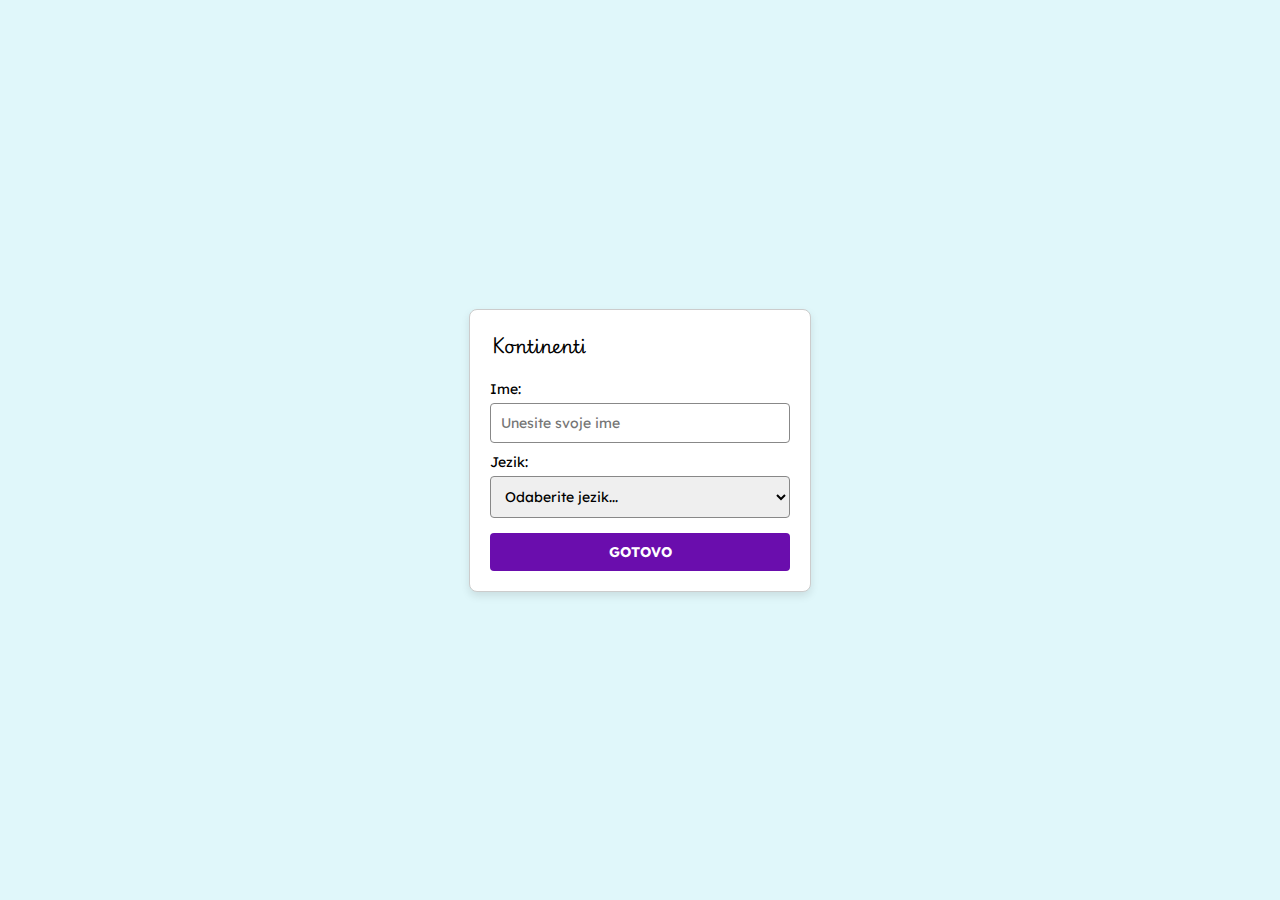
<file: index.html>
<!DOCTYPE html>
<html lang="hr">
<head>
    <meta charset="UTF-8">
    <meta name="viewport" content="width=device-width, initial-scale=1.0">
    <title>Početna Stranica</title>
    <link rel="stylesheet" href="stil.css">
	<link rel="preconnect" href="https://fonts.googleapis.com">
	<link rel="preconnect" href="https://fonts.gstatic.com" crossorigin>
	<link href="https://fonts.googleapis.com/css2?family=Lexend:wght@100..900&family=Playwrite+GB+S:ital,wght@0,100..400;1,100..400&display=swap" rel="stylesheet">
	<link rel="preconnect" href="https://fonts.googleapis.com">
	<link rel="preconnect" href="https://fonts.gstatic.com" crossorigin>
	<link href="https://fonts.googleapis.com/css2?family=Lexend:wght@100..900&family=Playwrite+GB+S:ital,wght@0,100..400;1,100..400&display=swap" rel="stylesheet">
</head>
<body>

    <form id="language-form">
        <fieldset>
            <legend>Kontinenti</legend> 
            
            <label for="ime">Ime:</label>
            <input type="text" id="ime" name="ime" placeholder="Unesite svoje ime" required>
            
            <label for="jezik">Jezik:</label>
            <select id="jezik" name="jezik" required>
                <option value="">Odaberite jezik...</option>
                <option value="hr">Hrvatski</option>
                <option value="en">Engleski</option>
                <option value="es">Španjolski</option>
            </select>
            
            <button type="button" onclick="redirect()">GOTOVO</button>
        </fieldset>
    </form>

    <script>
        function redirect() {
            const ime = document.getElementById('ime').value;
            const jezik = document.getElementById('jezik').value;

            if (ime && jezik) {
                if (jezik === 'hr') {
                    window.location.href = "hrv.html";
                } else if (jezik === 'en') {
                    window.location.href = "eng.html";
                } else if (jezik === 'es') {
                    window.location.href = "esp.html";
                }
            } else {
                alert("Molimo unesite ime i odaberite jezik.");
            }
        }
    </script>

</body>
</html>
</file>
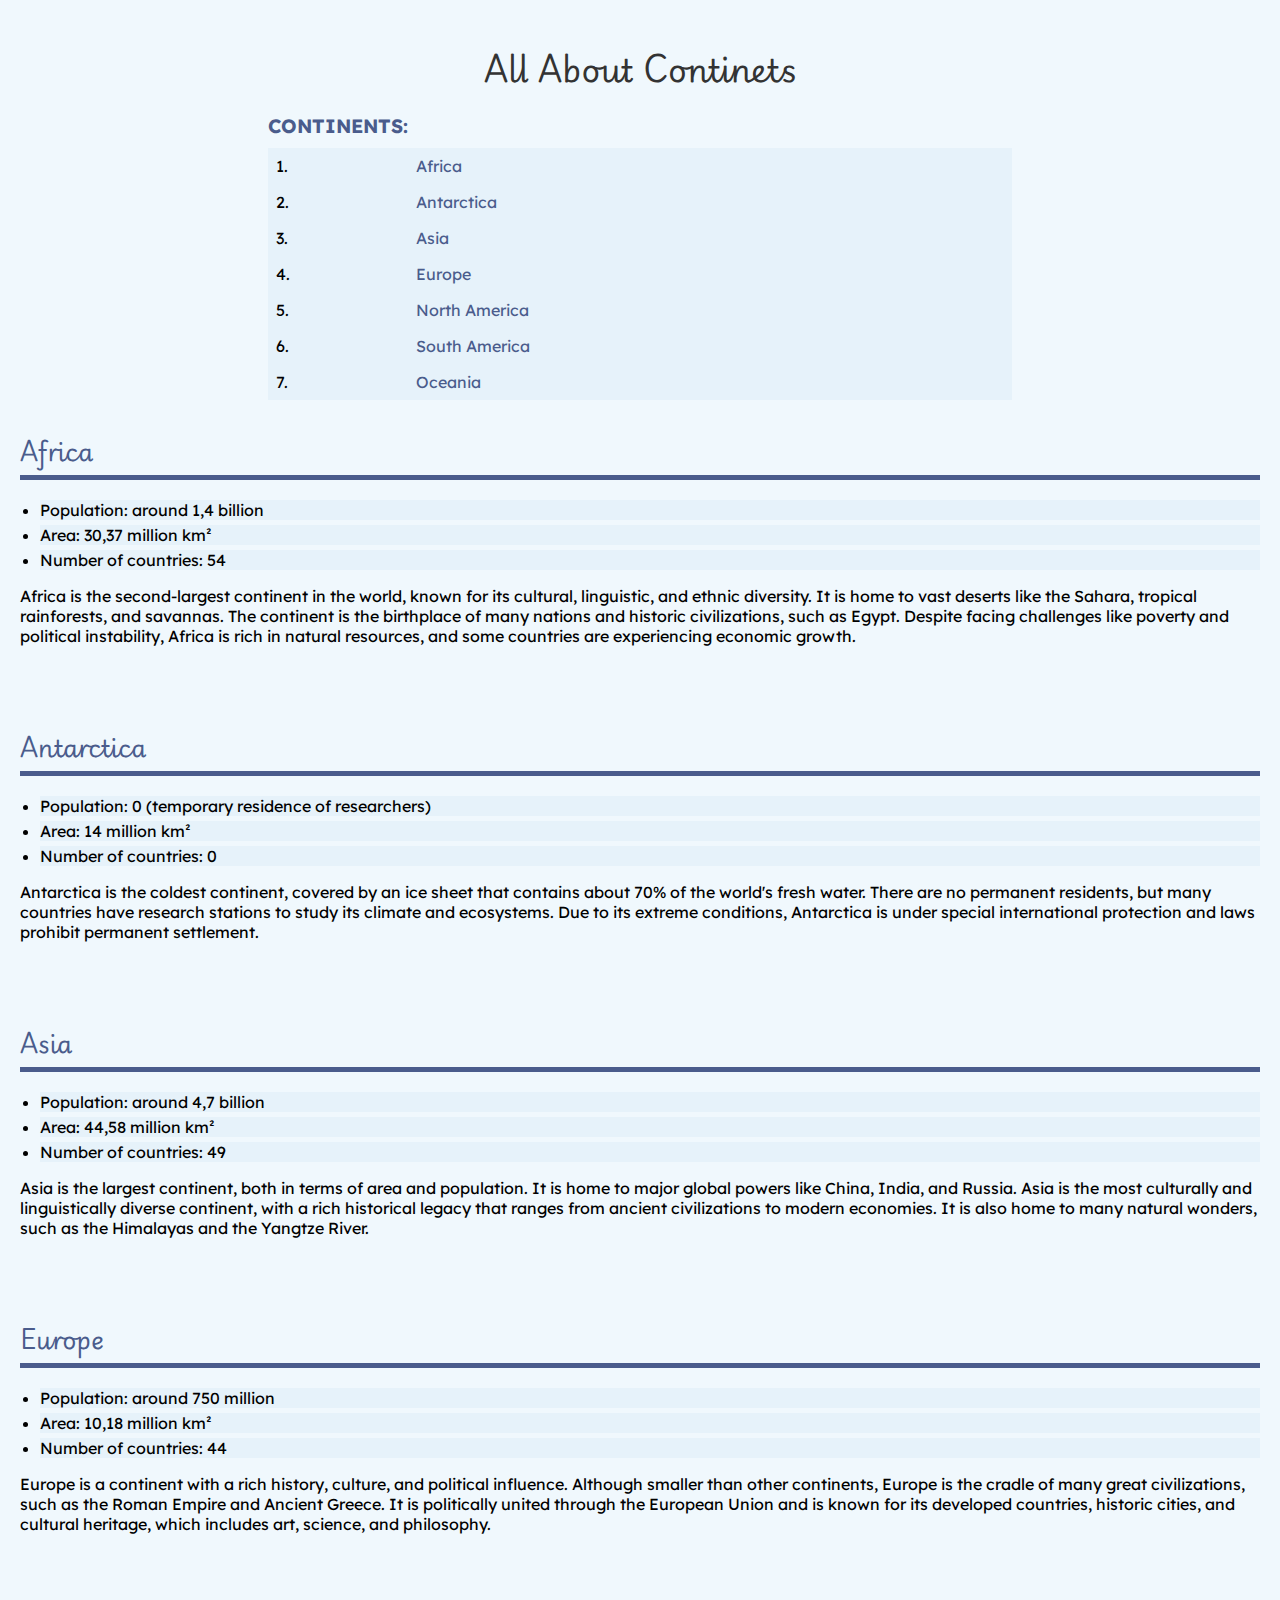
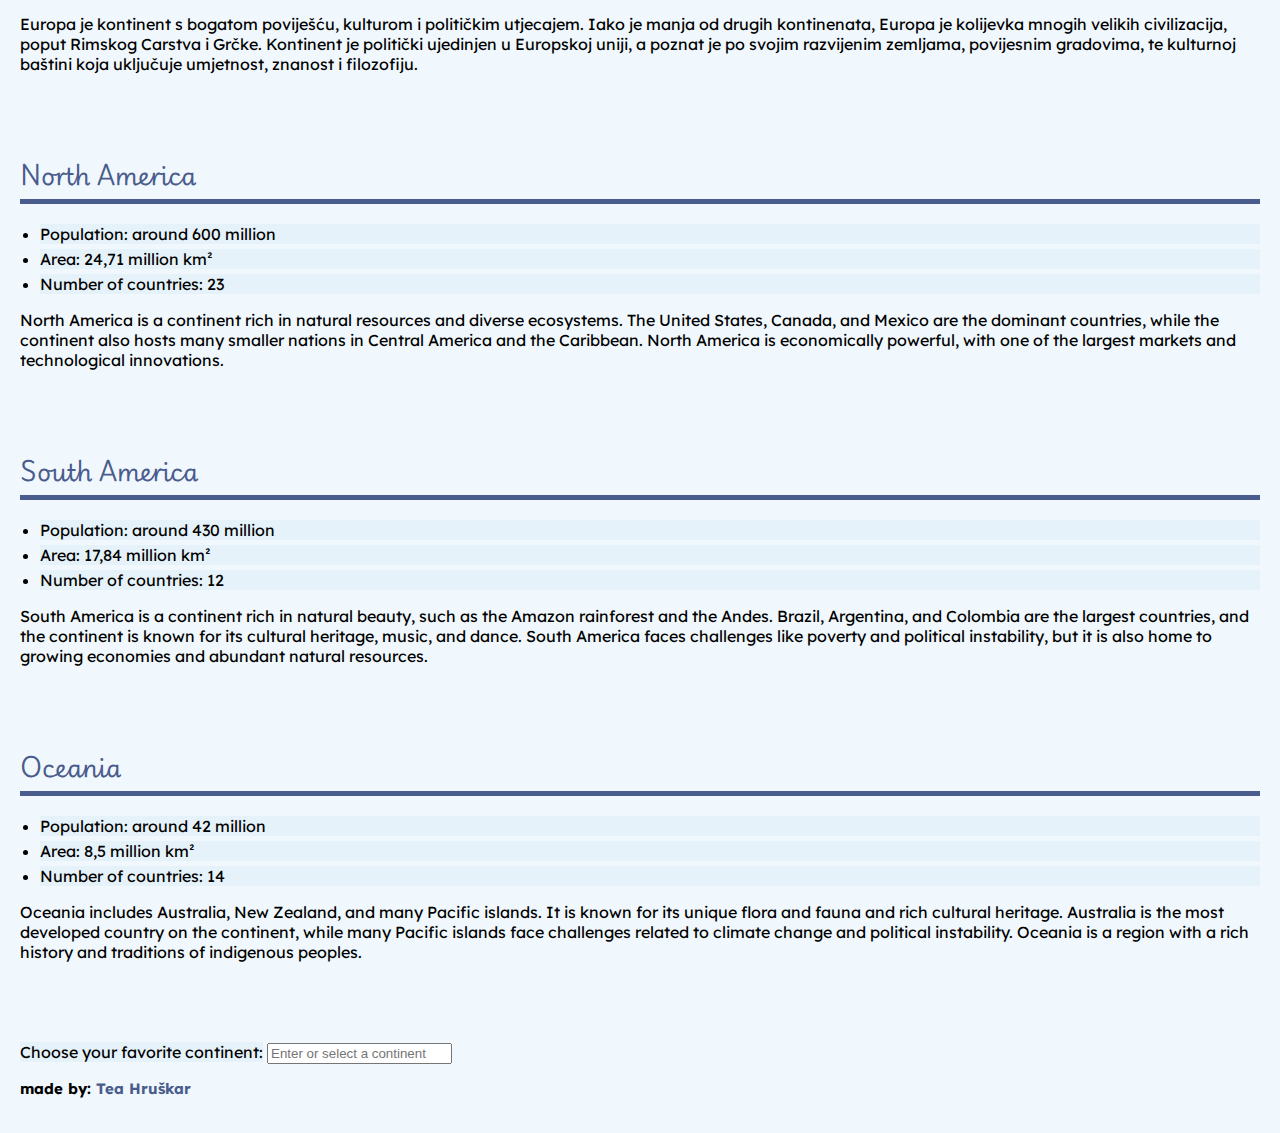
<file: eng.html>
<!DOCTYPE html>
<html lang="hr">
<head>
    <meta charset="UTF-8">
    <meta name="viewport" content="width=device-width, initial-scale=1.0">
    <title>All About Continets</title>
	<link rel="preconnect" href="https://fonts.googleapis.com">
    <link rel="preconnect" href="https://fonts.gstatic.com" crossorigin>
    <link href="https://fonts.googleapis.com/css2?family=Lexend:wght@100;200;300;400;500;600;700;800;900&display=swap" rel="stylesheet">
    <link rel="preconnect" href="https://fonts.googleapis.com">
	<link rel="preconnect" href="https://fonts.gstatic.com" crossorigin>
	<link href="https://fonts.googleapis.com/css2?family=Lexend:wght@100..900&family=Playwrite+GB+S:ital,wght@0,100..400;1,100..400&display=swap" rel="stylesheet">
    <link rel="stylesheet" href="stileng.css">
</head>
<body>

    <h1 id="naslov">All About Continets</h1>

    <table id="sadrzaj">
        <caption>CONTINENTS:</caption>
        <tr>
            <td>1.</td>
            <td><a href="#afrika">Africa</a></td>
        </tr>
        <tr>
            <td>2.</td>
            <td><a href="#antarktik">Antarctica</a></td>
        </tr>
        <tr>
            <td>3.</td>
            <td><a href="#azija">Asia</a></td>
        </tr>
        <tr>
            <td>4.</td>
            <td><a href="#europa">Europe</a></td>
        </tr>
        <tr>
            <td>5.</td>
            <td><a href="#sjeverna-amerika">North America</a></td>
        </tr>
        <tr>
            <td>6.</td>
            <td><a href="#juzna-amerika">South America</a></td>
        </tr>
        <tr>
            <td>7.</td>
            <td><a href="#oceanija">Oceania</a></td>
        </tr>
    </table>

    <section id="afrika">
        <h2>Africa</h2>
        <ul>
            <li>Population: around 1,4 billion</li>
            <li>Area: 30,37 million km²</li>
            <li>Number of countries: 54</li>
        </ul>
		<p>Africa is the second-largest continent in the world, known for its cultural, linguistic, and ethnic diversity. It is home to vast deserts like the Sahara, tropical rainforests, and savannas. The continent is the birthplace of many nations and historic civilizations, such as Egypt. Despite facing challenges like poverty and political instability, Africa is rich in natural resources, and some countries are experiencing economic growth.</p>	   
	</section>	

    <section id="antarktik">
        <h2>Antarctica</h2>
        <ul>
            <li>Population: 0 (temporary residence of researchers)</li>
            <li>Area: 14 million km²</li>
            <li>Number of countries: 0</li>
        </ul>
	<p>Antarctica is the coldest continent, covered by an ice sheet that contains about 70% of the world's fresh water. There are no permanent residents, but many countries have research stations to study its climate and ecosystems. Due to its extreme conditions, Antarctica is under special international protection and laws prohibit permanent settlement.</p>
    </section>

    <section id="azija">
        <h2>Asia</h2>
        <ul>
			<li>Population: around 4,7 billion</li>
            <li>Area: 44,58 million km²</li>
            <li>Number of countries: 49</li>
        </ul>
		<p>Asia is the largest continent, both in terms of area and population. It is home to major global powers like China, India, and Russia. Asia is the most culturally and linguistically diverse continent, with a rich historical legacy that ranges from ancient civilizations to modern economies. It is also home to many natural wonders, such as the Himalayas and the Yangtze River.</p>    
	</section>
	
	<section id="europa">
        <h2>Europe</h2>
        <ul>
			<li>Population: around 750 million</li>
            <li>Area: 10,18 million km²</li>
            <li>Number of countries: 44</li>
        </ul>
		<p>Europe is a continent with a rich history, culture, and political influence. Although smaller than other continents, Europe is the cradle of many great civilizations, such as the Roman Empire and Ancient Greece. It is politically united through the European Union and is known for its developed countries, historic cities, and cultural heritage, which includes art, science, and philosophy.</p><p>Europa je kontinent s bogatom poviješću, kulturom i političkim utjecajem. Iako je manja od drugih kontinenata, Europa je kolijevka mnogih velikih civilizacija, poput Rimskog Carstva i Grčke. Kontinent je politički ujedinjen u Europskoj uniji, a poznat je po svojim razvijenim zemljama, povijesnim gradovima, te kulturnoj baštini koja uključuje umjetnost, znanost i filozofiju.</p>
   
   </section>
	
	<section id="sjeverna-amerika">
        <h2>North America</h2>
        <ul>
			<li>Population: around 600 million</li>
            <li>Area: 24,71 million km²</li>
            <li>Number of countries: 23</li>
        </ul>
		<p>North America is a continent rich in natural resources and diverse ecosystems. The United States, Canada, and Mexico are the dominant countries, while the continent also hosts many smaller nations in Central America and the Caribbean. North America is economically powerful, with one of the largest markets and technological innovations.</p>   
   </section>

	<section id="juzna-amerika">
        <h2>South America</h2>
        <ul>
			<li>Population: around 430 million</li>
            <li>Area: 17,84 million km²</li>
            <li>Number of countries: 12</li>
        </ul>
		<p>South America is a continent rich in natural beauty, such as the Amazon rainforest and the Andes. Brazil, Argentina, and Colombia are the largest countries, and the continent is known for its cultural heritage, music, and dance. South America faces challenges like poverty and political instability, but it is also home to growing economies and abundant natural resources.</p>  
  </section>
	
	<section id="oceanija">
        <h2>Oceania</h2>
        <ul>
            <li>Population: around 42 million</li>
            <li>Area: 8,5 million km²</li>
            <li>Number of countries: 14</li>
        </ul>
		<p>Oceania includes Australia, New Zealand, and many Pacific islands. It is known for its unique flora and fauna and rich cultural heritage. Australia is the most developed country on the continent, while many Pacific islands face challenges related to climate change and political instability. Oceania is a region with a rich history and traditions of indigenous peoples.</p>  
  </section>
  
 <label for="kontinent">Choose your favorite continent:</label>
<input list="kontinenti" id="kontinent" name="kontinent" placeholder="Enter or select a continent">

<datalist id="kontinenti">
    <option value="Africa">
    <option value="Antarctica">
    <option value="Asia">
    <option value="Europe">
    <option value="North America">
    <option value="South America">
    <option value="Oceania">
</datalist>

<h3>made by: <span id="ime">Tea Hruškar</span></h3>

</body>
</html>
</file>
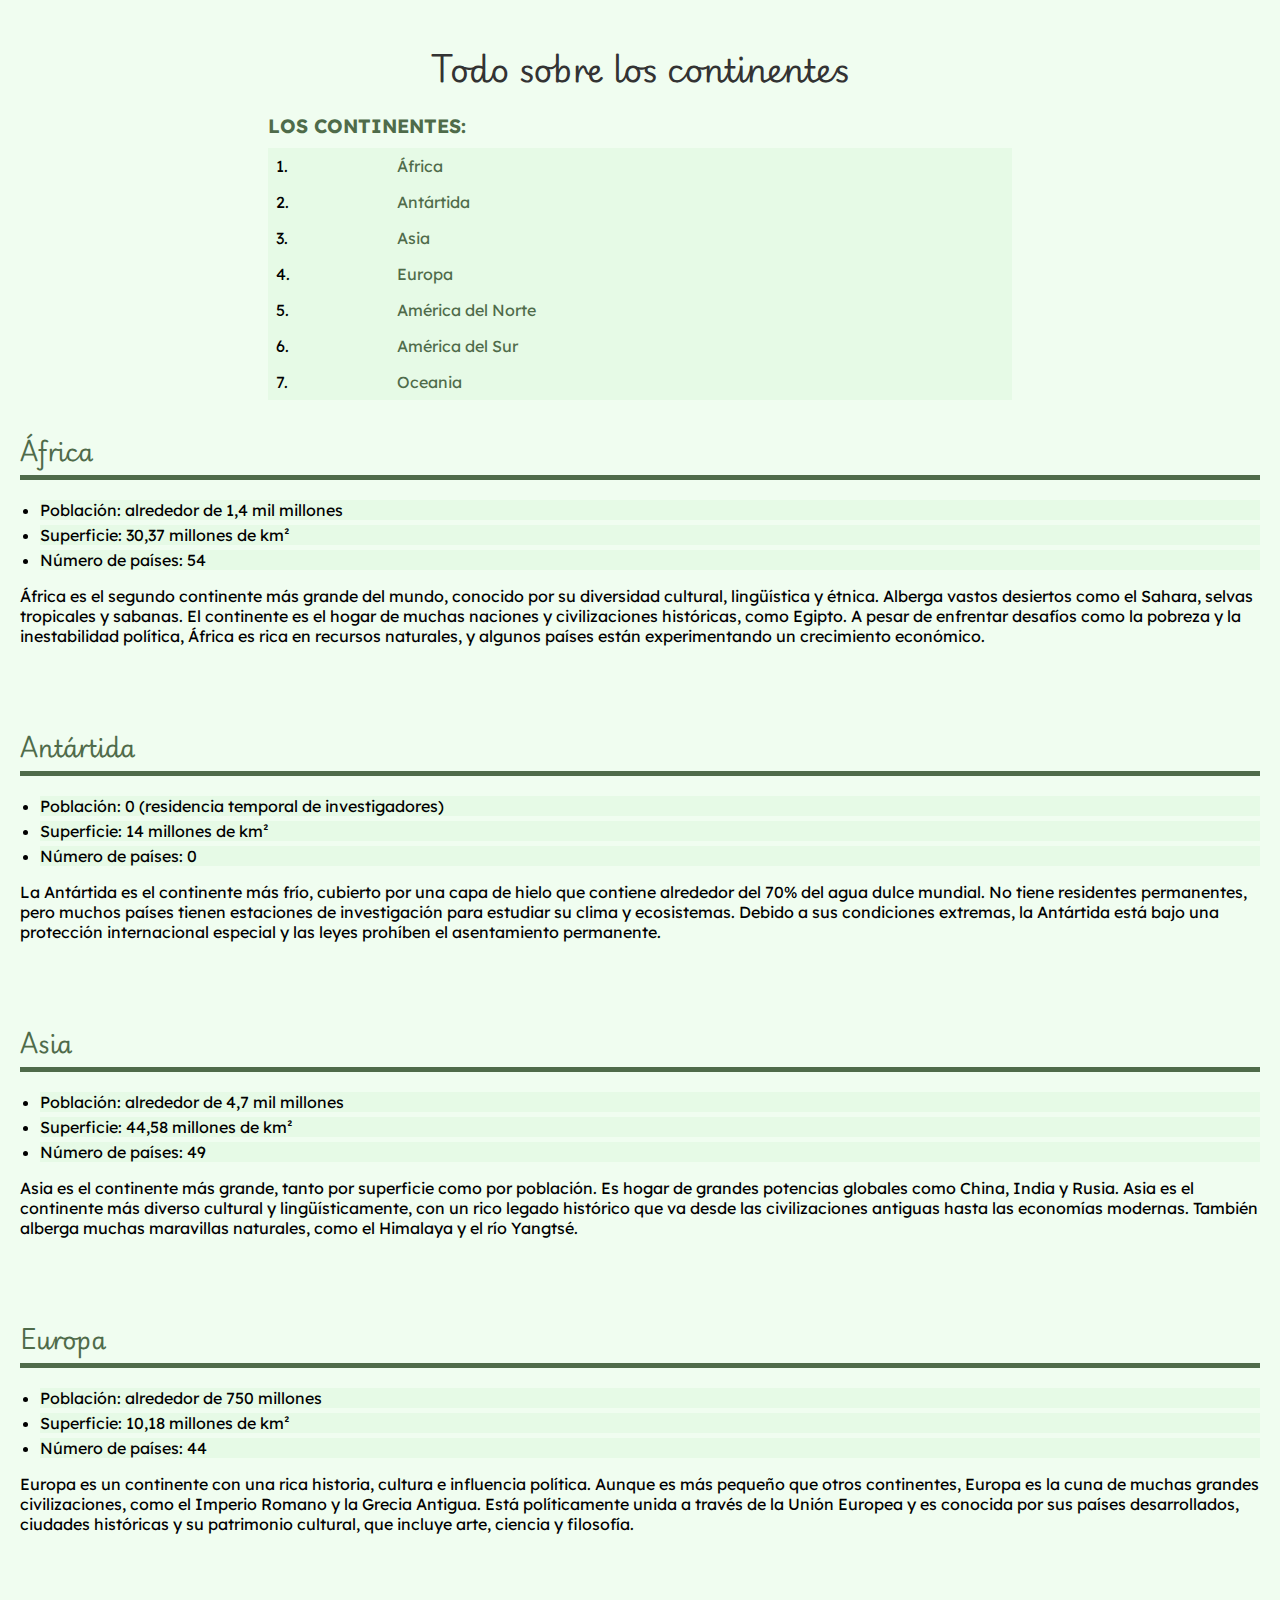
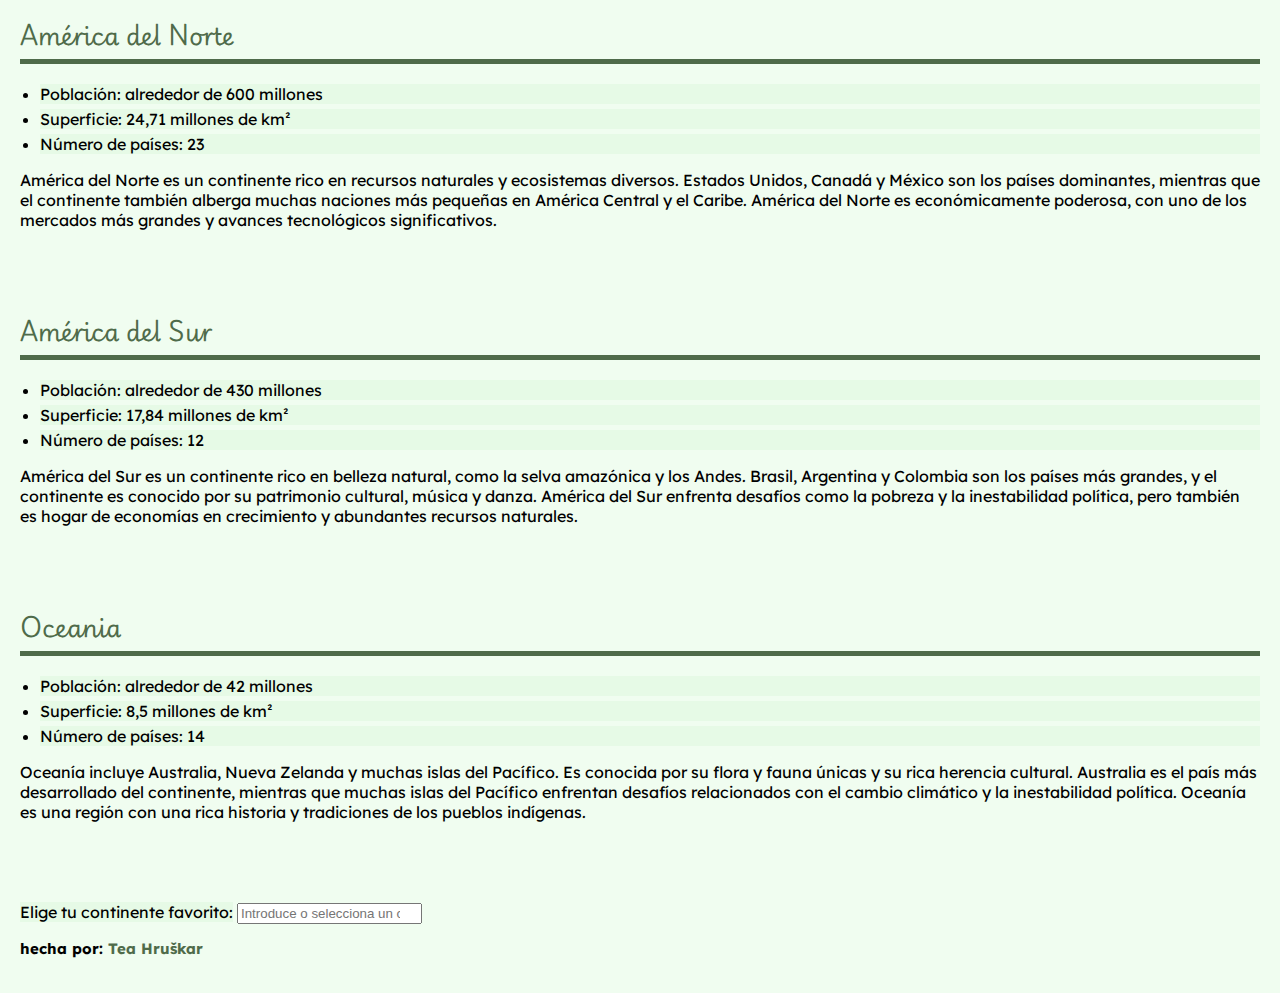
<file: esp.html>
<!DOCTYPE html>
<html lang="hr">
<head>
    <meta charset="UTF-8">
    <meta name="viewport" content="width=device-width, initial-scale=1.0">
    <title>Todo sobre los continentes</title>
	<link rel="preconnect" href="https://fonts.googleapis.com">
    <link rel="preconnect" href="https://fonts.gstatic.com" crossorigin>
    <link href="https://fonts.googleapis.com/css2?family=Lexend:wght@100;200;300;400;500;600;700;800;900&display=swap" rel="stylesheet">
    <link rel="preconnect" href="https://fonts.googleapis.com">
	<link rel="preconnect" href="https://fonts.gstatic.com" crossorigin>
	<link href="https://fonts.googleapis.com/css2?family=Lexend:wght@100..900&family=Playwrite+GB+S:ital,wght@0,100..400;1,100..400&display=swap" rel="stylesheet">
    <link rel="stylesheet" href="stilesp.css">
</head>
<body>

    <h1 id="naslov">Todo sobre los continentes</h1>

    <table id="sadrzaj">
        <caption>LOS CONTINENTES:</caption>
        <tr>
            <td>1.</td>
            <td><a href="#afrika">África</a></td>
        </tr>
        <tr>
            <td>2.</td>
            <td><a href="#antarktik">Antártida</a></td>
        </tr>
        <tr>
            <td>3.</td>
            <td><a href="#azija">Asia</a></td>
        </tr>
        <tr>
            <td>4.</td>
            <td><a href="#europa">Europa</a></td>
        </tr>
        <tr>
            <td>5.</td>
            <td><a href="#sjeverna-amerika">América del Norte</a></td>
        </tr>
        <tr>
            <td>6.</td>
            <td><a href="#juzna-amerika">América del Sur</a></td>
        </tr>
        <tr>
            <td>7.</td>
            <td><a href="#oceanija">Oceania</a></td>
        </tr>
    </table>

    <section id="afrika">
        <h2>África</h2>
        <ul>
            <li>Población: alrededor de 1,4 mil millones</li>
            <li>Superficie: 30,37 millones de km²</li>
            <li>Número de países: 54</li>
        </ul>
<p>África es el segundo continente más grande del mundo, conocido por su diversidad cultural, lingüística y étnica. Alberga vastos desiertos como el Sahara, selvas tropicales y sabanas. El continente es el hogar de muchas naciones y civilizaciones históricas, como Egipto. A pesar de enfrentar desafíos como la pobreza y la inestabilidad política, África es rica en recursos naturales, y algunos países están experimentando un crecimiento económico.</p>	
	</section>	

    <section id="antarktik">
        <h2>Antártida</h2>
        <ul>
            <li>Población: 0 (residencia temporal de investigadores)</li>
            <li>Superficie: 14 millones de km²</li>
            <li>Número de países: 0</li>
        </ul>
<p>La Antártida es el continente más frío, cubierto por una capa de hielo que contiene alrededor del 70% del agua dulce mundial. No tiene residentes permanentes, pero muchos países tienen estaciones de investigación para estudiar su clima y ecosistemas. Debido a sus condiciones extremas, la Antártida está bajo una protección internacional especial y las leyes prohíben el asentamiento permanente.</p>  
  </section>

    <section id="azija">
        <h2>Asia</h2>
        <ul>
			<li>Población: alrededor de 4,7 mil millones</li>
            <li>Superficie: 44,58 millones de km²</li>
            <li>Número de países: 49</li>
        </ul>
		<p>Asia es el continente más grande, tanto por superficie como por población. Es hogar de grandes potencias globales como China, India y Rusia. Asia es el continente más diverso cultural y lingüísticamente, con un rico legado histórico que va desde las civilizaciones antiguas hasta las economías modernas. También alberga muchas maravillas naturales, como el Himalaya y el río Yangtsé.</p>	
	</section>
	
	<section id="europa">
        <h2>Europa</h2>
        <ul>
			<li>Población: alrededor de 750 millones</li>
            <li>Superficie: 10,18 millones de km²</li>
            <li>Número de países: 44</li>
        </ul>
		<p>Europa es un continente con una rica historia, cultura e influencia política. Aunque es más pequeño que otros continentes, Europa es la cuna de muchas grandes civilizaciones, como el Imperio Romano y la Grecia Antigua. Está políticamente unida a través de la Unión Europea y es conocida por sus países desarrollados, ciudades históricas y su patrimonio cultural, que incluye arte, ciencia y filosofía.</p>   
   </section>
	
	<section id="sjeverna-amerika">
        <h2>América del Norte</h2>
        <ul>
			<li>Población: alrededor de 600 millones</li>
            <li>Superficie: 24,71 millones de km²</li>
            <li>Número de países: 23</li>
        </ul>
		<p>América del Norte es un continente rico en recursos naturales y ecosistemas diversos. Estados Unidos, Canadá y México son los países dominantes, mientras que el continente también alberga muchas naciones más pequeñas en América Central y el Caribe. América del Norte es económicamente poderosa, con uno de los mercados más grandes y avances tecnológicos significativos.</p> 
 </section>

	<section id="juzna-amerika">
        <h2>América del Sur</h2>
        <ul>
			<li>Población: alrededor de 430 millones</li>
            <li>Superficie: 17,84 millones de km²</li>
            <li>Número de países: 12</li>
        </ul>
		<p>América del Sur es un continente rico en belleza natural, como la selva amazónica y los Andes. Brasil, Argentina y Colombia son los países más grandes, y el continente es conocido por su patrimonio cultural, música y danza. América del Sur enfrenta desafíos como la pobreza y la inestabilidad política, pero también es hogar de economías en crecimiento y abundantes recursos naturales.</p> 
 </section>
	
	<section id="oceanija">
        <h2>Oceania</h2>
        <ul>
        	<li>Población: alrededor de 42 millones</li>
            <li>Superficie: 8,5 millones de km²</li>
            <li>Número de países: 14</li>
        </ul>
		<p>Oceanía incluye Australia, Nueva Zelanda y muchas islas del Pacífico. Es conocida por su flora y fauna únicas y su rica herencia cultural. Australia es el país más desarrollado del continente, mientras que muchas islas del Pacífico enfrentan desafíos relacionados con el cambio climático y la inestabilidad política. Oceanía es una región con una rica historia y tradiciones de los pueblos indígenas.</p> 
 </section>
 
 <label for="kontinent">Elige tu continente favorito:</label>
<input list="kontinenti" id="kontinent" name="kontinent" placeholder="Introduce o selecciona un continente">

<datalist id="kontinenti">
    <option value="África">
    <option value="Antártida">
    <option value="Asia">
    <option value="Europa">
    <option value="América del Norte">
    <option value="América del Sur">
    <option value="Oceanía">
</datalist>

<h3>hecha por: <span id="ime">Tea Hruškar</span></h3>
</body>
</html>
</file>
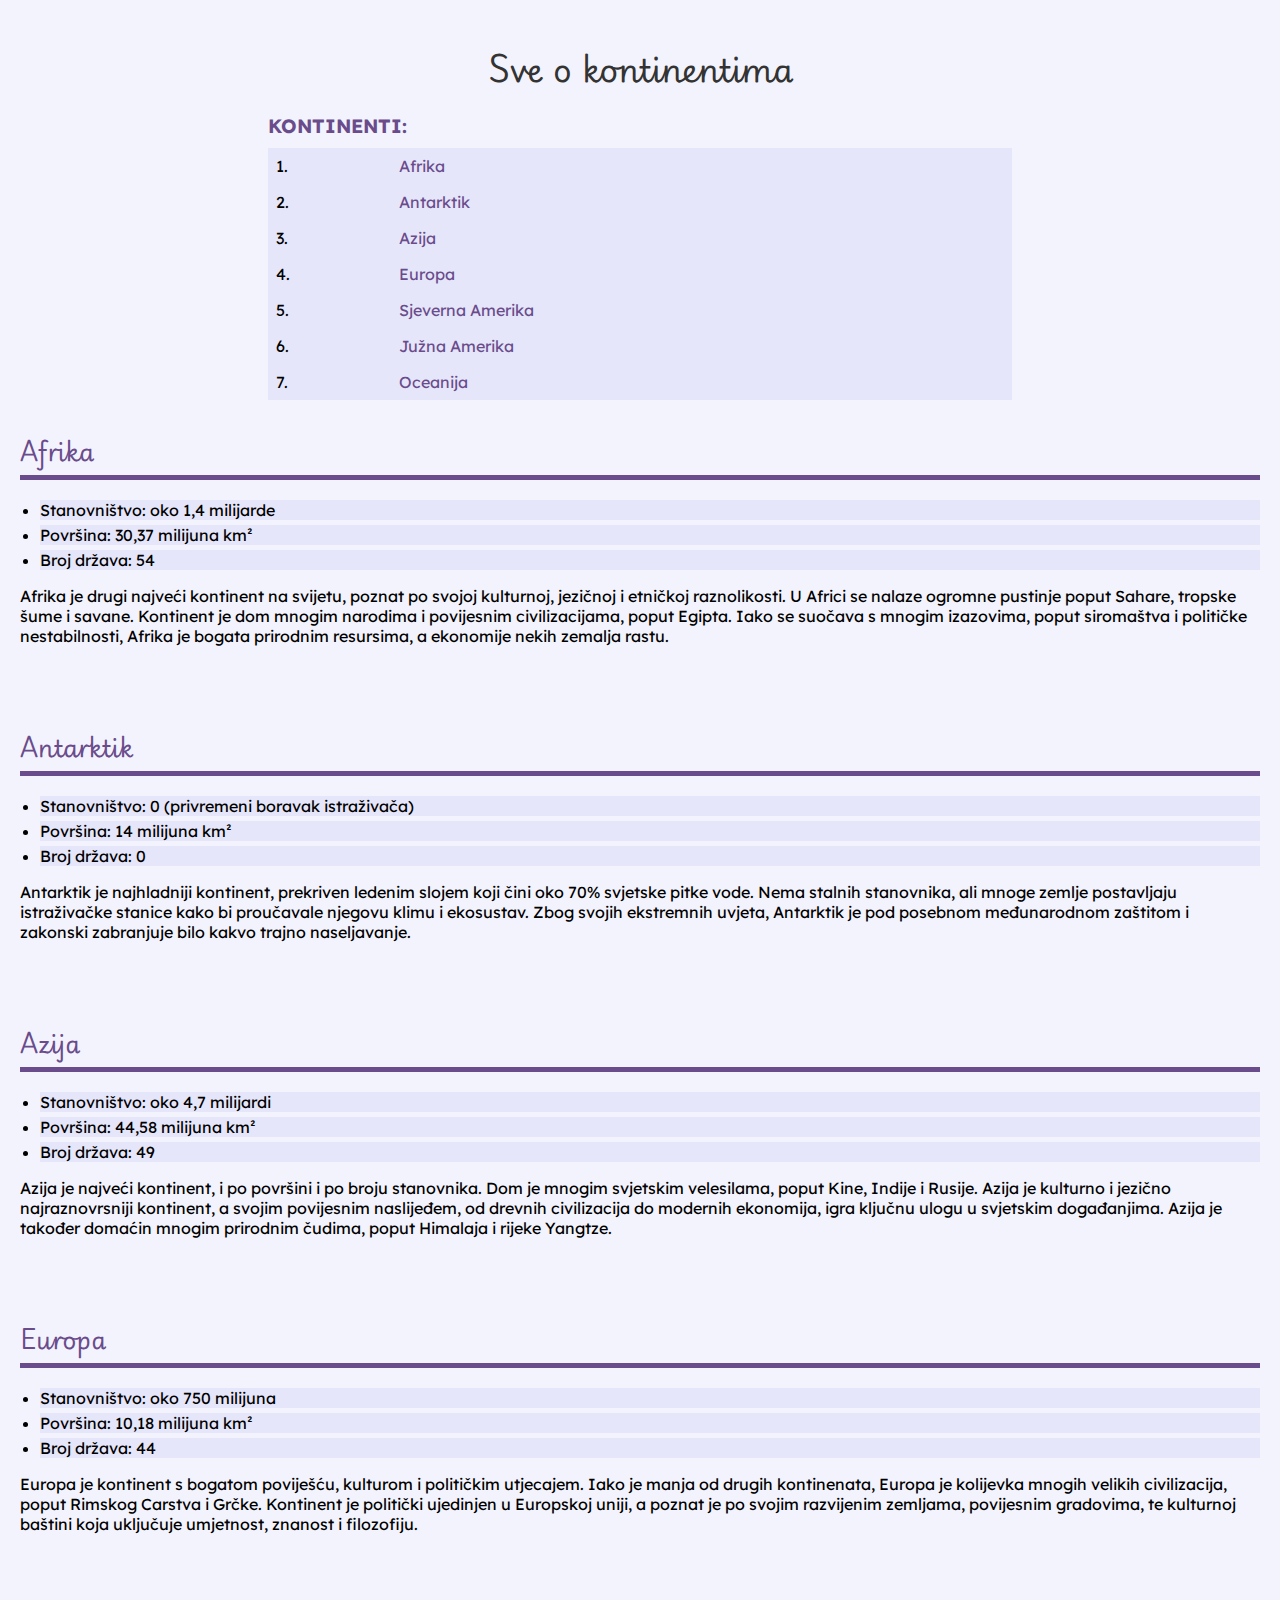
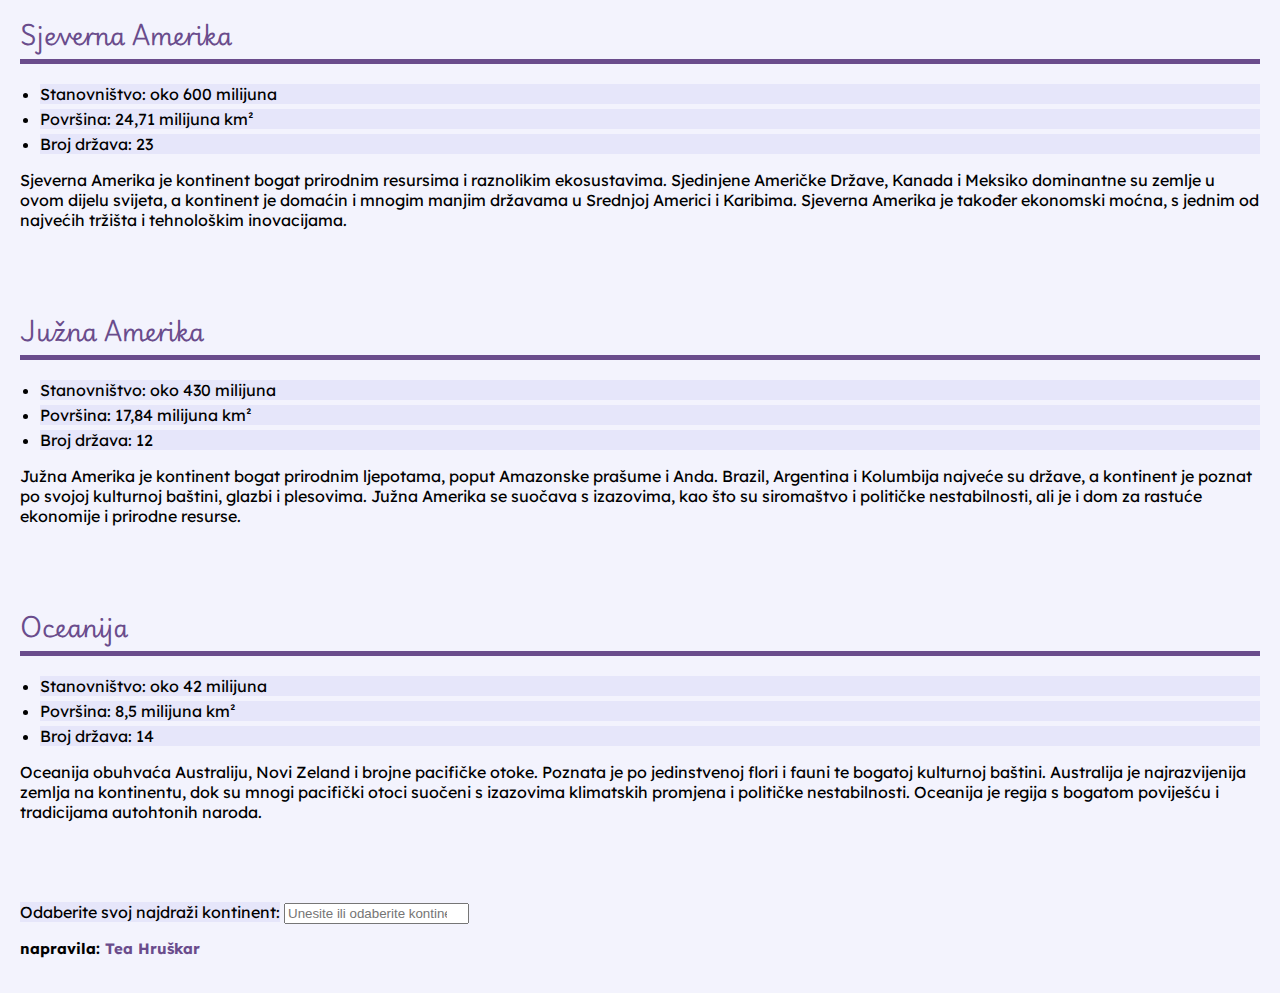
<file: hrv.html>
<!DOCTYPE html>
<html lang="hr">
<head>
    <meta charset="UTF-8">
    <meta name="viewport" content="width=device-width, initial-scale=1.0">
    <title>Sve o kontinentima</title>
	<link rel="preconnect" href="https://fonts.googleapis.com">
    <link rel="preconnect" href="https://fonts.gstatic.com" crossorigin>
    <link href="https://fonts.googleapis.com/css2?family=Lexend:wght@100;200;300;400;500;600;700;800;900&display=swap" rel="stylesheet">
    <link rel="preconnect" href="https://fonts.googleapis.com">
	<link rel="preconnect" href="https://fonts.gstatic.com" crossorigin>
	<link href="https://fonts.googleapis.com/css2?family=Lexend:wght@100..900&family=Playwrite+GB+S:ital,wght@0,100..400;1,100..400&display=swap" rel="stylesheet">
    <link rel="stylesheet" href="stilhr.css">
</head>
<body>

    <h1 id="naslov">Sve o kontinentima</h1>

    <table id="sadrzaj">
        <caption>KONTINENTI:</caption>
        <tr>
            <td>1.</td>
            <td><a href="#afrika">Afrika</a></td>
        </tr>
        <tr>
            <td>2.</td>
            <td><a href="#antarktik">Antarktik</a></td>
        </tr>
        <tr>
            <td>3.</td>
            <td><a href="#azija">Azija</a></td>
        </tr>
        <tr>
            <td>4.</td>
            <td><a href="#europa">Europa</a></td>
        </tr>
        <tr>
            <td>5.</td>
            <td><a href="#sjeverna-amerika">Sjeverna Amerika</a></td>
        </tr>
        <tr>
            <td>6.</td>
            <td><a href="#juzna-amerika">Južna Amerika</a></td>
        </tr>
        <tr>
            <td>7.</td>
            <td><a href="#oceanija">Oceanija</a></td>
        </tr>
    </table>

    <section id="afrika">
        <h2>Afrika</h2>
        <ul>
            <li>Stanovništvo: oko 1,4 milijarde</li>
            <li>Površina: 30,37 milijuna km²</li>
            <li>Broj država: 54</li>
        </ul>
        <p>Afrika je drugi najveći kontinent na svijetu, poznat po svojoj kulturnoj, jezičnoj i etničkoj raznolikosti. U Africi se nalaze ogromne pustinje poput Sahare, tropske šume i savane. Kontinent je dom mnogim narodima i povijesnim civilizacijama, poput Egipta. Iako se suočava s mnogim izazovima, poput siromaštva i političke nestabilnosti, Afrika je bogata prirodnim resursima, a ekonomije nekih zemalja rastu.</p>
    </section>

    <section id="antarktik">
        <h2>Antarktik</h2>
        <ul>
            <li>Stanovništvo: 0 (privremeni boravak istraživača)</li>
            <li>Površina: 14 milijuna km²</li>
            <li>Broj država: 0</li>
        </ul>
        <p>Antarktik je najhladniji kontinent, prekriven ledenim slojem koji čini oko 70% svjetske pitke vode. Nema stalnih stanovnika, ali mnoge zemlje postavljaju istraživačke stanice kako bi proučavale njegovu klimu i ekosustav. Zbog svojih ekstremnih uvjeta, Antarktik je pod posebnom međunarodnom zaštitom i zakonski zabranjuje bilo kakvo trajno naseljavanje.</p>
    </section>

    <section id="azija">
        <h2>Azija</h2>
        <ul>
            <li>Stanovništvo: oko 4,7 milijardi</li>
            <li>Površina: 44,58 milijuna km²</li>
            <li>Broj država: 49</li>
        </ul>
        <p>Azija je najveći kontinent, i po površini i po broju stanovnika. Dom je mnogim svjetskim velesilama, poput Kine, Indije i Rusije. Azija je kulturno i jezično najraznovrsniji kontinent, a svojim povijesnim naslijeđem, od drevnih civilizacija do modernih ekonomija, igra ključnu ulogu u svjetskim događanjima. Azija je također domaćin mnogim prirodnim čudima, poput Himalaja i rijeke Yangtze.</p>
    </section>
	
	<section id="europa">
        <h2>Europa</h2>
        <ul>
            <li>Stanovništvo: oko 750 milijuna</li>
            <li>Površina: 10,18 milijuna km²</li>
            <li>Broj država: 44</li>
        </ul>
        <p>Europa je kontinent s bogatom poviješću, kulturom i političkim utjecajem. Iako je manja od drugih kontinenata, Europa je kolijevka mnogih velikih civilizacija, poput Rimskog Carstva i Grčke. Kontinent je politički ujedinjen u Europskoj uniji, a poznat je po svojim razvijenim zemljama, povijesnim gradovima, te kulturnoj baštini koja uključuje umjetnost, znanost i filozofiju.</p>
    </section>
	
	<section id="sjeverna-amerika">
        <h2>Sjeverna Amerika</h2>
        <ul>
            <li>Stanovništvo: oko 600 milijuna</li>
            <li>Površina: 24,71 milijuna km²</li>
            <li>Broj država: 23</li>
        </ul>
		<p>Sjeverna Amerika je kontinent bogat prirodnim resursima i raznolikim ekosustavima. Sjedinjene Američke Države, Kanada i Meksiko dominantne su zemlje u ovom dijelu svijeta, a kontinent je domaćin i mnogim manjim državama u Srednjoj Americi i Karibima. Sjeverna Amerika je također ekonomski moćna, s jednim od najvećih tržišta i tehnološkim inovacijama.</p>
    </section>

	<section id="juzna-amerika">
        <h2>Južna Amerika</h2>
        <ul>
            <li>Stanovništvo: oko 430 milijuna</li>
            <li>Površina: 17,84 milijuna km²</li>
            <li>Broj država: 12</li>
        </ul>
		<p>Južna Amerika je kontinent bogat prirodnim ljepotama, poput Amazonske prašume i Anda. Brazil, Argentina i Kolumbija najveće su države, a kontinent je poznat po svojoj kulturnoj baštini, glazbi i plesovima. Južna Amerika se suočava s izazovima, kao što su siromaštvo i političke nestabilnosti, ali je i dom za rastuće ekonomije i prirodne resurse.</p>
    </section>
	
	<section id="oceanija">
        <h2>Oceanija</h2>
        <ul>
            <li>Stanovništvo: oko 42 milijuna</li>
            <li>Površina: 8,5 milijuna km²</li>
            <li>Broj država: 14</li>
        </ul>
	<p>Oceanija obuhvaća Australiju, Novi Zeland i brojne pacifičke otoke. Poznata je po jedinstvenoj flori i fauni te bogatoj kulturnoj baštini. Australija je najrazvijenija zemlja na kontinentu, dok su mnogi pacifički otoci suočeni s izazovima klimatskih promjena i političke nestabilnosti. Oceanija je regija s bogatom poviješću i tradicijama autohtonih naroda.</p>
    </section>
	
<label for="kontinent">Odaberite svoj najdraži kontinent:</label>
<input list="kontinenti" id="kontinent" name="kontinent" placeholder="Unesite ili odaberite kontinent">

<datalist id="kontinenti">
    <option value="Afrika">
    <option value="Antarktika">
    <option value="Azija">
    <option value="Europa">
    <option value="Sjeverna Amerika">
    <option value="Južna Amerika">
    <option value="Oceania">
</datalist>

<h3>napravila: <span id="ime">Tea Hruškar</span></h3>

</body>
</html>
</file>
<file: stil.css>
body {
    font-family: "Lexend", sans-serif;
	font-optical-sizing: auto;
    font-weight: 400; 
    font-style: normal;
    display: flex;
    align-items: center;
    justify-content: center;
    min-height: 100vh;
    margin: 0;
    background-color: #e0f7fa; 
}

form {
    width: 300px;
    padding: 20px;
    border: 1px solid #ccc;
    border-radius: 8px;
    background-color: #ffffff;
    box-shadow: 0px 4px 8px rgba(0, 0, 0, 0.1);
}

fieldset {
    border: none;
    padding: 0;
    margin: 0;
}
legend {
    font-size: 18px;
    margin-bottom: 10px;
	font-family: "Playwrite GB S", serif;
	font-weight: bold;
	font-style: normal;
}

label {
    display: block;
    margin-top: 10px;
    font-size: 14px;
}

input, select, button {
    width: 100%;
    padding: 10px;
    margin-top: 5px;
    border: 1px solid #888;
    border-radius: 4px;
    box-sizing: border-box;
    font-size: 14px;
	font-family: "Lexend", sans-serif;
	font-optical-sizing: auto;
    font-weight: 400; 
    font-style: normal;
}

button {
    background-color: #6a0dad; 
    color: white; 
    border: none;
    cursor: pointer;
    margin-top: 15px;
    font-weight: bold; 
}


button:hover {
    background-color: #5a0ca8; 
}

input:focus, select:focus {
    border-color: #0077cc;
    outline: none;
}
</file>
<file: stileng.css>
body {
    font-family: "Lexend", sans-serif;
	font-optical-sizing: auto;
    font-weight: 400; 
    font-style: normal;
    background-color: #F0F8FD; 
    margin: 0;
    padding: 20px;
}

#naslov {
    text-align: center;
    font-size: 2em;
    color: #333;
    margin-bottom: 20px;
	font-family: "Playwrite GB S", serif;
	font-weight: <weight>;
	font-style: normal;
	
}

#sadrzaj {
    width: 60%;
    margin: 0 auto 30px auto;
    border-collapse: collapse;
	text-align: left;
	background-color: #E6F2FA;
}

#sadrzaj caption {
    font-size: 1.2em;
    font-weight: bold;
    margin-bottom: 10px;
	text-align: left;
	color: #4A5C8C;
}

#sadrzaj td {
    padding: 8px;
    text-align: left;
    font-size: 1em;
}

#sadrzaj a {
    color: #4A5C8C;
    text-decoration: none;

}

#sadrzaj a:hover {
    text-decoration: underline;
	font-size:1.1em;
}

h2 {
    color: #4A5C8C;
	font-family: "Playwrite GB S", serif;
	font-weight: <weight>;
	font-style: normal;
    font-size: 1.5em;
    margin-top: 20px;
    border-bottom: 5px solid #4A5C8C;
    padding-bottom: 5px;
}

ul {
    list-style-type: disc;
    margin: 10px 0;
    padding-left: 20px;
}

ul li {
    margin: 5px 0;
	background-color: #E6F2FA;
}

p{
	margin-bottom:80px;
}

label {
	background-color: #E6F2FA;
	margin-top: 20px;
}

h3 {
	font-size:15px;
}
#ime {
    color: #4A5C8C; 
}
</file>
<file: stilesp.css>
body {
    font-family: "Lexend", sans-serif;
	font-optical-sizing: auto;
    font-weight: 400; 
    font-style: normal;
    background-color: #F0FDF0; 
    margin: 0;
    padding: 20px;
}

#naslov {
    text-align: center;
    font-size: 2em;
    color: #333;
    margin-bottom: 20px;
	font-family: "Playwrite GB S", serif;
	font-weight: <weight>;
	font-style: normal;
	
}

#sadrzaj {
    width: 60%;
    margin: 0 auto 30px auto;
    border-collapse: collapse;
	text-align: left;
	background-color: #E6FAE6;
}

#sadrzaj caption {
    font-size: 1.2em;
    font-weight: bold;
    margin-bottom: 10px;
	text-align: left;
	color: #4F6B4A;
}

#sadrzaj td {
    padding: 8px;
    text-align: left;
    font-size: 1em;
}

#sadrzaj a {
    color: #4F6B4A;
    text-decoration: none;

}

#sadrzaj a:hover {
    text-decoration: underline;
	font-size:1.1em;
}

h2 {
    color: #4F6B4A;
	font-family: "Playwrite GB S", serif;
	font-weight: <weight>;
	font-style: normal;
    font-size: 1.5em;
    margin-top: 20px;
    border-bottom: 5px solid #4F6B4A;
    padding-bottom: 5px;
}

ul {
    list-style-type: disc;
    margin: 10px 0;
    padding-left: 20px;
}

ul li {
    margin: 5px 0;
	background-color: #E6FAE6;
}

p {
	margin-bottom:80px;
}

label {
	margin-top: 20px;
	background-color:#E6FAE6;
}

h3 {
	font-size:15px;
}
#ime {
    color: #4F6B4A; 
}
</file>
<file: stilhr.css>
body {
    font-family: "Lexend", sans-serif;
	font-optical-sizing: auto;
    font-weight: 400; 
    font-style: normal;
    background-color: #F3F3FD; 
    margin: 0;
    padding: 20px;
}

#naslov {
    text-align: center;
    font-size: 2em;
    color: #333;
    margin-bottom: 20px;
	font-family: "Playwrite GB S", serif;
	font-weight: <weight>;
	font-style: normal;
	
}

#sadrzaj {
    width: 60%;
    margin: 0 auto 30px auto;
    border-collapse: collapse;
	text-align: left;
	background-color: #E6E6FA;
}

#sadrzaj caption {
    font-size: 1.2em;
    font-weight: bold;
    margin-bottom: 10px;
	text-align: left;
	color: #6A4C8C;
}

#sadrzaj td {
    padding: 8px;
    text-align: left;
    font-size: 1em;
}

#sadrzaj a {
    color: #6A4C8C;
    text-decoration: none;

}

#sadrzaj a:hover {
    text-decoration: underline;
	font-size:1.1em;
}

h2 {
    color: #6A4C8C;
	font-family: "Playwrite GB S", serif;
	font-weight: <weight>;
	font-style: normal;
    font-size: 1.5em;
    margin-top: 20px;
    border-bottom: 5px solid #6A4C8C;
    padding-bottom: 5px;
}

ul {
    list-style-type: disc;
    margin: 10px 0;
    padding-left: 20px;
}

ul li {
    margin: 5px 0;
	background-color: #E6E6FA;
}

p {
	margin-bottom:80px;
}

label {
	margin-top: 20px;
	background-color:#E6E6FA;
}

h3 {
	font-size:15px;
}
#ime {
    color: #6A4C8C; 
}
</file>
